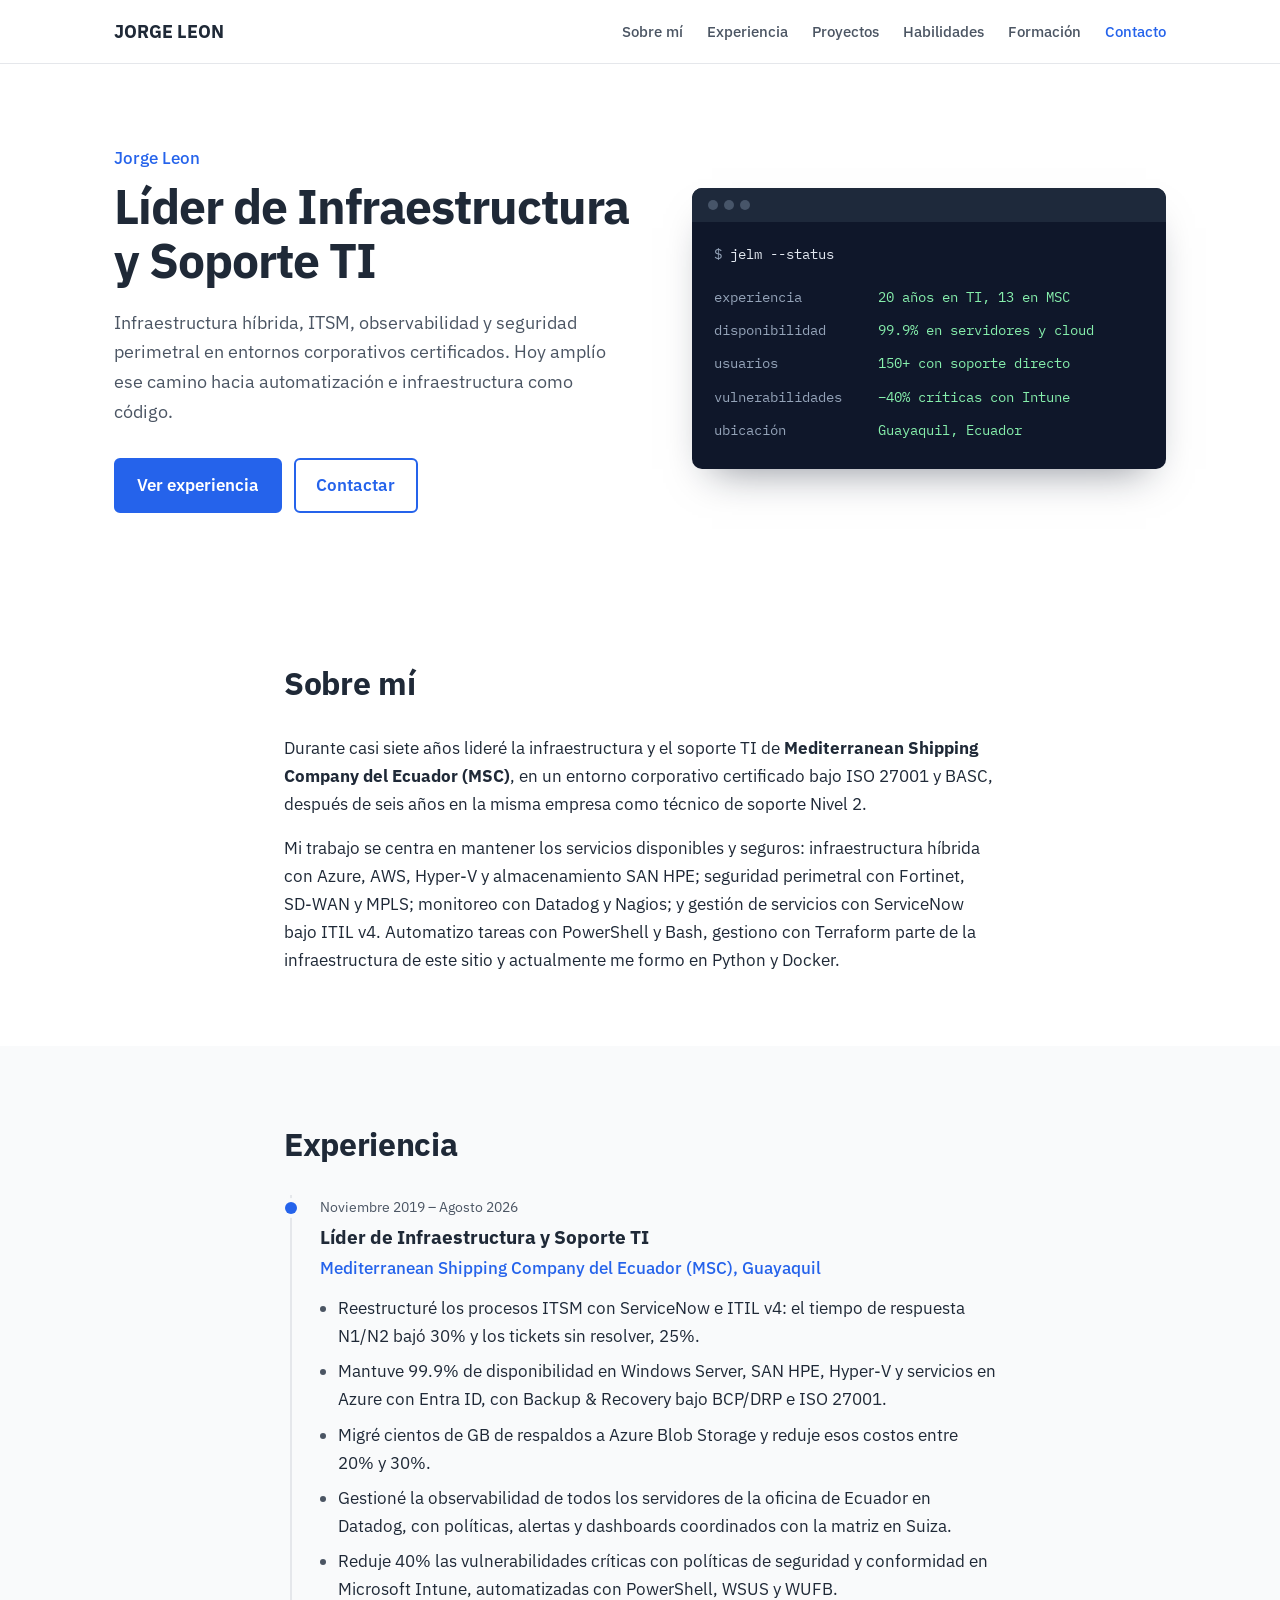
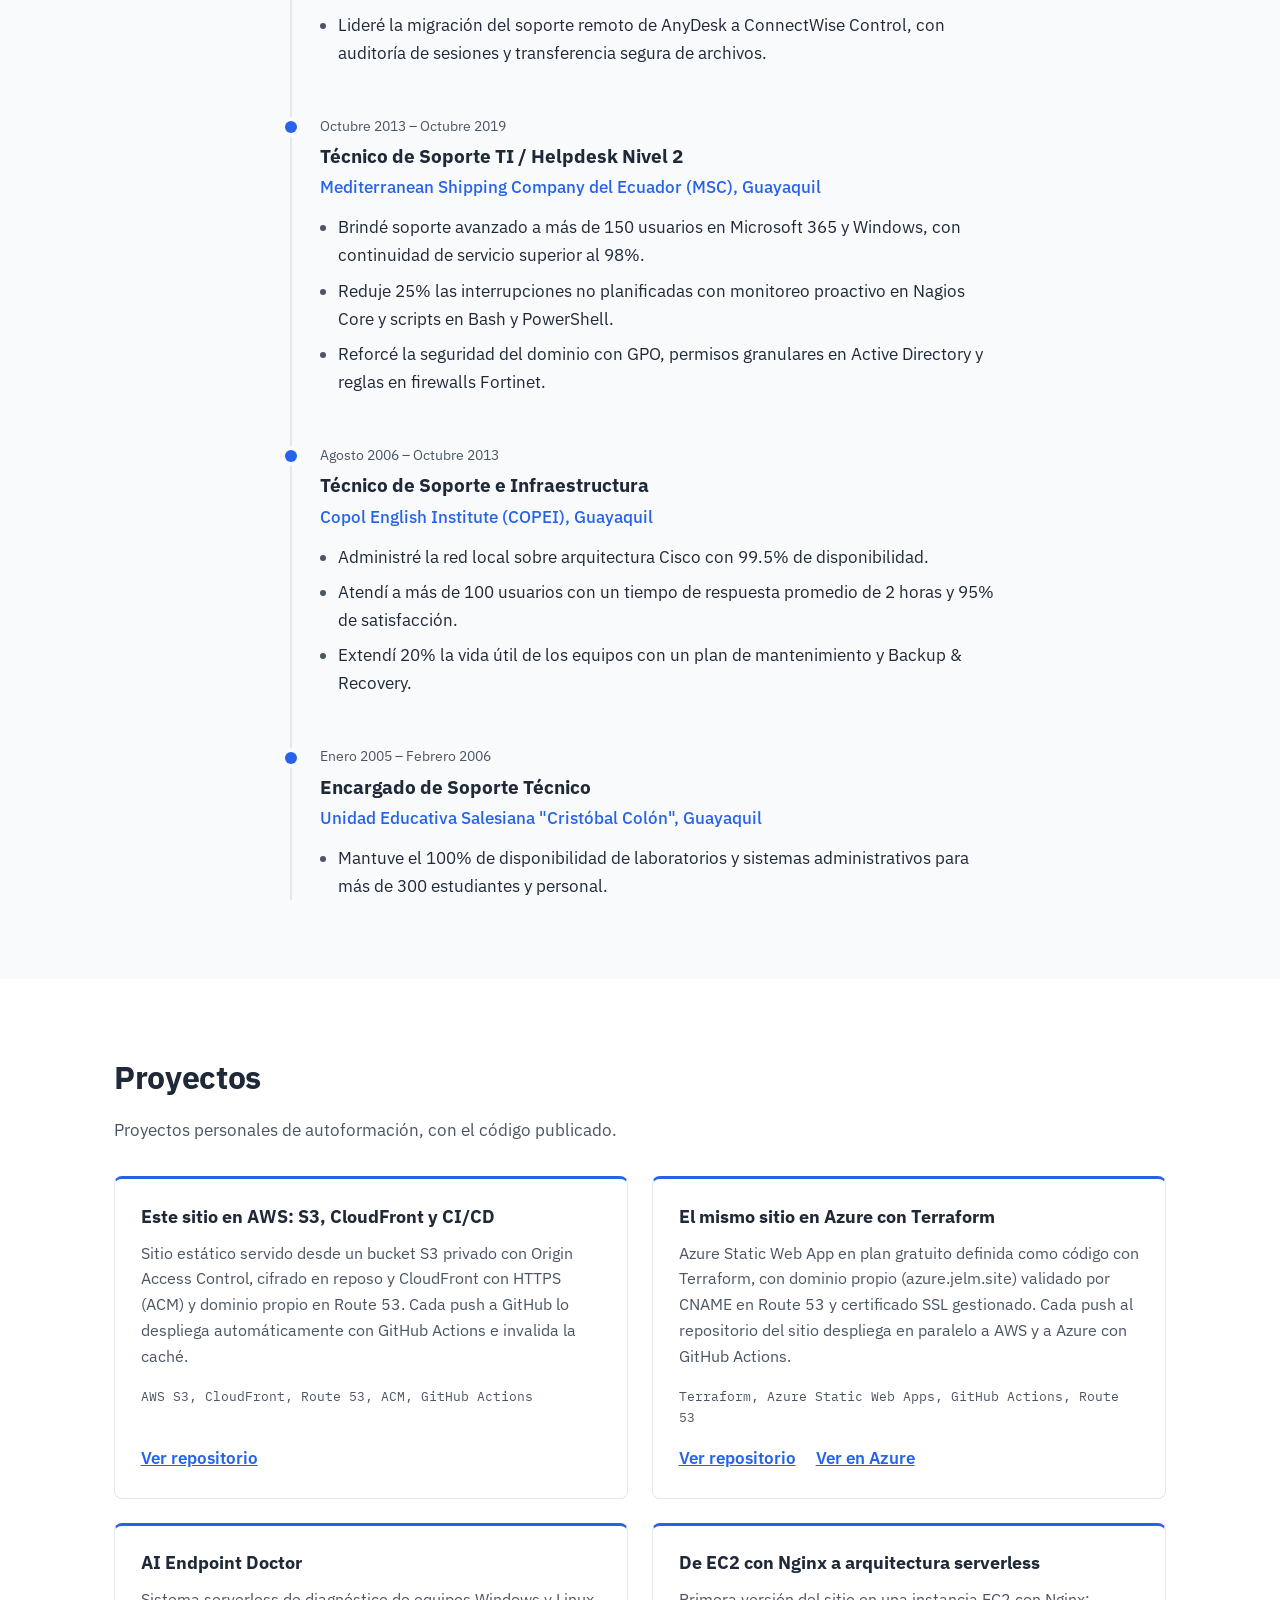
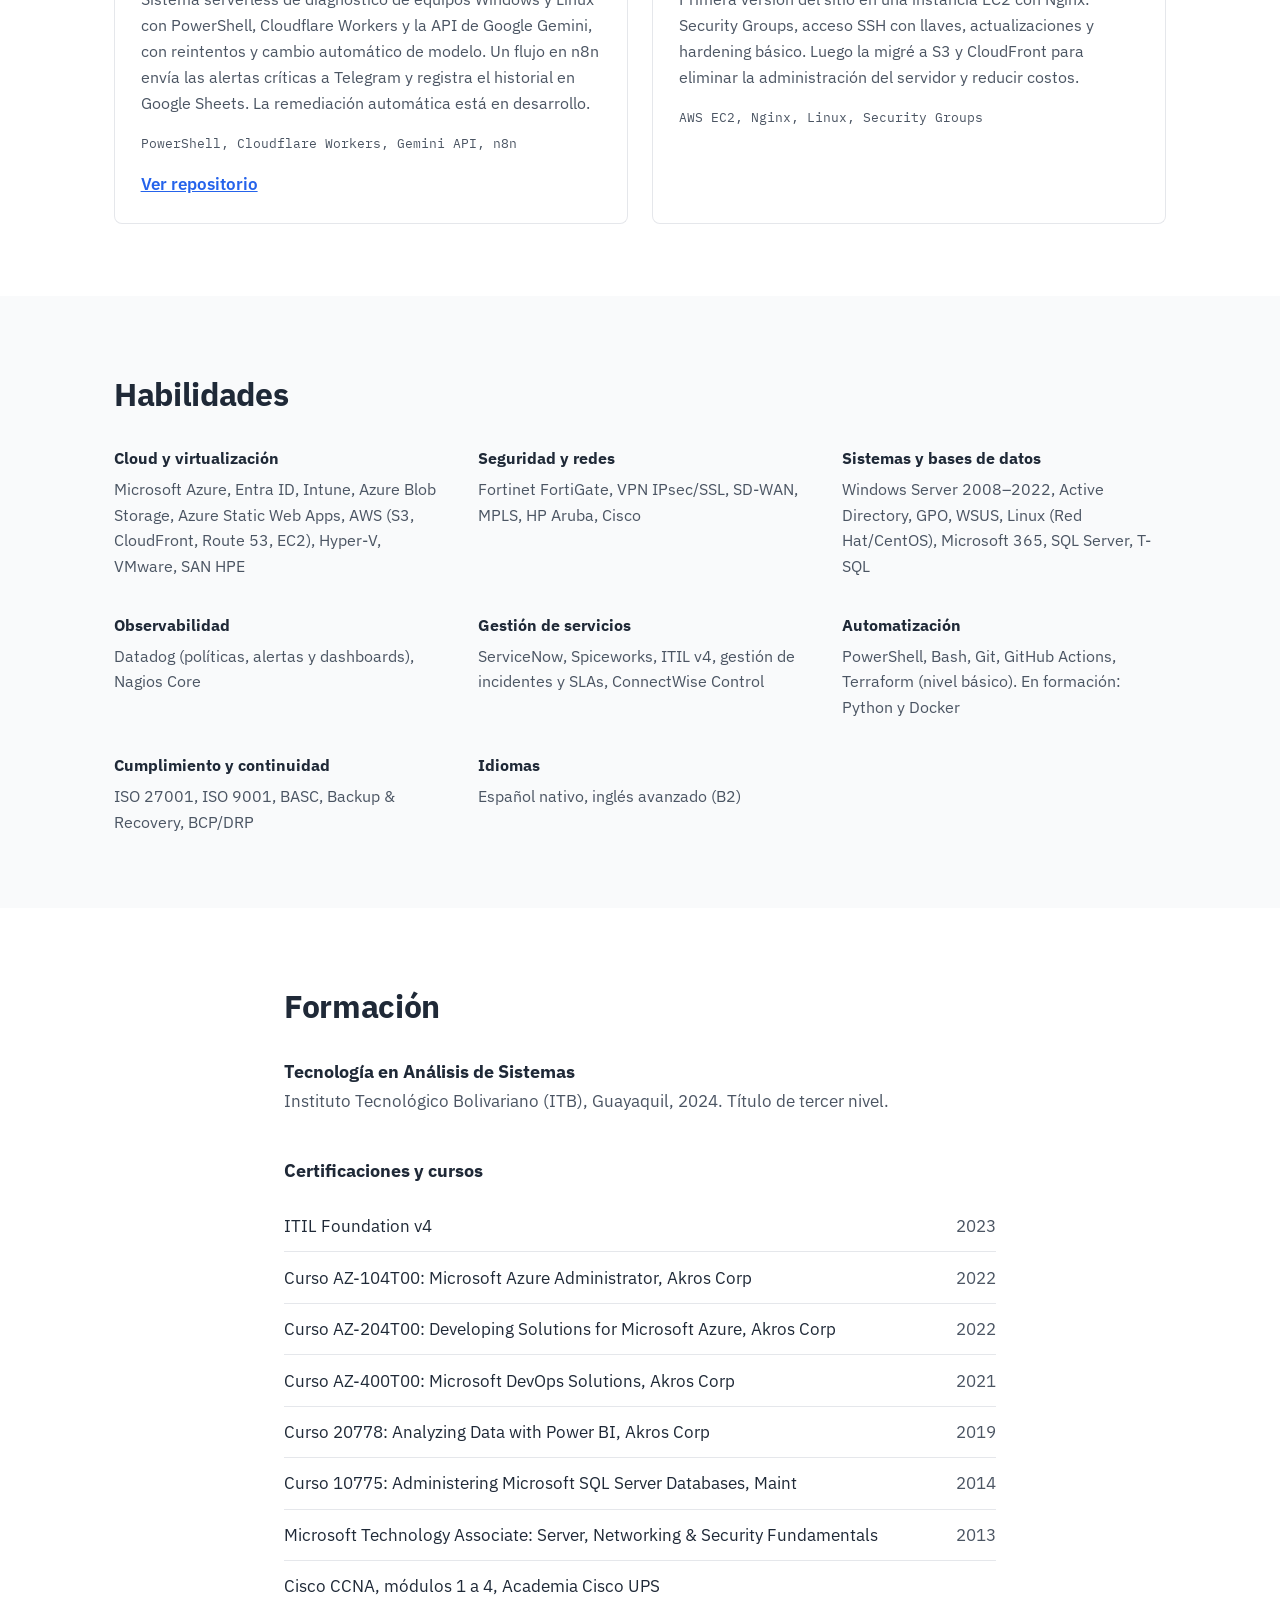
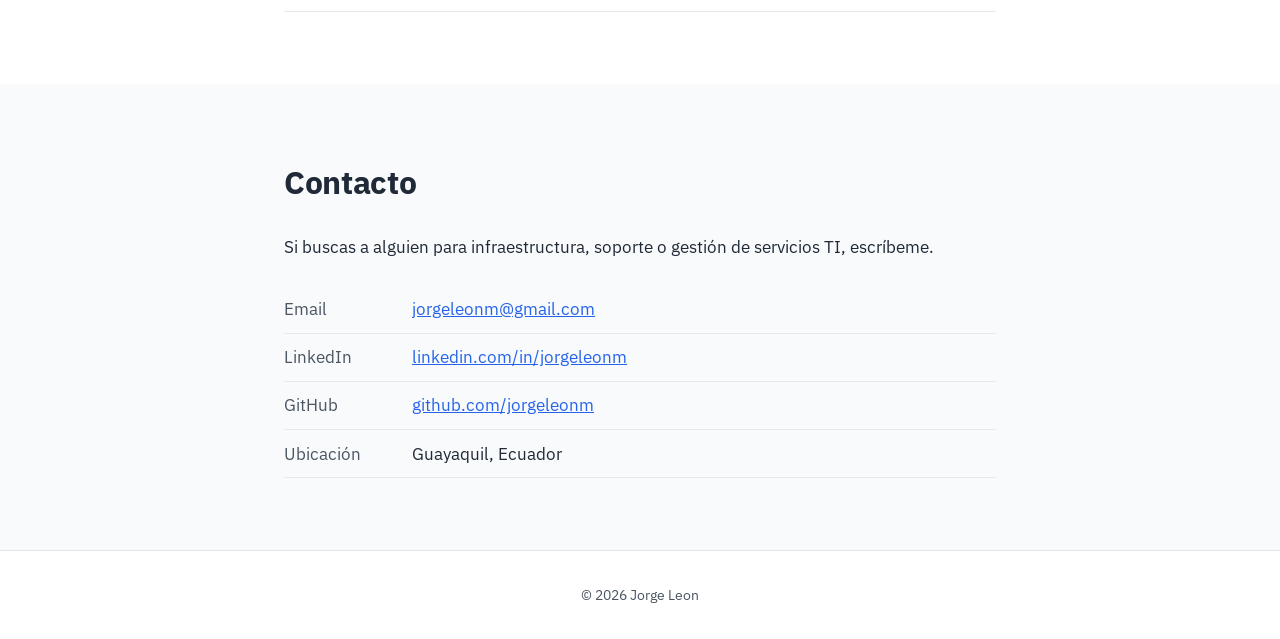
<file: index.html>
<!DOCTYPE html>
<html lang="es">
<head>
    <meta charset="UTF-8">
    <meta name="viewport" content="width=device-width, initial-scale=1.0">
    <title>JORGE LEON | Infraestructura y Soporte TI</title>
    <meta name="description" content="Jorge Leon: 20 años en TI, líder de Infraestructura y Soporte TI en MSC Ecuador. Infraestructura híbrida, ITSM, observabilidad y seguridad perimetral. Guayaquil, Ecuador.">
    <meta property="og:title" content="JORGE LEON | Infraestructura y Soporte TI">
    <meta property="og:description" content="20 años en TI. Infraestructura híbrida (Azure, AWS), ITSM con ServiceNow, observabilidad con Datadog y seguridad perimetral Fortinet.">
    <meta property="og:url" content="https://jelm.site">
    <meta property="og:type" content="website">
    <meta property="og:locale" content="es_EC">
    <link rel="icon" href="data:image/svg+xml,<svg xmlns='http://www.w3.org/2000/svg' viewBox='0 0 100 100'><text y='.9em' font-size='90'>🖥️</text></svg>">
    <link rel="preconnect" href="https://fonts.googleapis.com">
    <link rel="preconnect" href="https://fonts.gstatic.com" crossorigin>
    <link href="https://fonts.googleapis.com/css2?family=IBM+Plex+Mono:wght@400;500&family=IBM+Plex+Sans:wght@400;500;600;700&display=swap" rel="stylesheet">
    <link rel="stylesheet" href="styles.css">
</head>
<body>
    <header class="navbar">
        <div class="nav-inner">
            <a href="#inicio" class="logo">JORGE LEON</a>
            <button class="nav-toggle" aria-expanded="false" aria-controls="nav-menu" aria-label="Abrir menú">
                <span></span><span></span><span></span>
            </button>
            <nav id="nav-menu" class="nav-menu" aria-label="Secciones">
                <a href="#sobre-mi">Sobre mí</a>
                <a href="#experiencia">Experiencia</a>
                <a href="#proyectos">Proyectos</a>
                <a href="#habilidades">Habilidades</a>
                <a href="#formacion">Formación</a>
                <a href="#contacto">Contacto</a>
            </nav>
        </div>
    </header>

    <main>
        <!-- INICIO -->
        <section id="inicio" class="hero">
            <div class="container hero-grid">
                <div class="hero-text">
                    <p class="hero-name">Jorge Leon</p>
                    <h1>Líder de Infraestructura y Soporte TI</h1>
                    <p class="hero-sub">Infraestructura híbrida, ITSM, observabilidad y seguridad perimetral en entornos corporativos certificados. Hoy amplío ese camino hacia automatización e infraestructura como código.</p>
                    <div class="hero-actions">
                        <a href="#experiencia" class="btn btn-primary">Ver experiencia</a>
                        <a href="#contacto" class="btn btn-outline">Contactar</a>
                    </div>
                </div>

                <div class="status" aria-label="Resumen profesional">
                    <div class="status-bar" aria-hidden="true"><span></span><span></span><span></span></div>
                    <div class="status-body">
                        <p class="status-cmd" aria-hidden="true"><span class="prompt">$</span> jelm --status</p>
                        <dl>
                            <div><dt>experiencia</dt><dd>20 años en TI, 13 en MSC</dd></div>
                            <div><dt>disponibilidad</dt><dd>99.9% en servidores y cloud</dd></div>
                            <div><dt>usuarios</dt><dd>150+ con soporte directo</dd></div>
                            <div><dt>vulnerabilidades</dt><dd>−40% críticas con Intune</dd></div>
                            <div><dt>ubicación</dt><dd>Guayaquil, Ecuador</dd></div>
                        </dl>
                    </div>
                </div>
            </div>
        </section>

        <!-- SOBRE MÍ -->
        <section id="sobre-mi" class="section">
            <div class="container narrow">
                <h2>Sobre mí</h2>
                <p>Durante casi siete años lideré la infraestructura y el soporte TI de <strong>Mediterranean Shipping Company del Ecuador (MSC)</strong>, en un entorno corporativo certificado bajo ISO 27001 y BASC, después de seis años en la misma empresa como técnico de soporte Nivel 2.</p>
                <p>Mi trabajo se centra en mantener los servicios disponibles y seguros: infraestructura híbrida con Azure, AWS, Hyper-V y almacenamiento SAN HPE; seguridad perimetral con Fortinet, SD-WAN y MPLS; monitoreo con Datadog y Nagios; y gestión de servicios con ServiceNow bajo ITIL v4. Automatizo tareas con PowerShell y Bash, gestiono con Terraform parte de la infraestructura de este sitio y actualmente me formo en Python y Docker.</p>
            </div>
        </section>

        <!-- EXPERIENCIA -->
        <section id="experiencia" class="section section-alt">
            <div class="container narrow">
                <h2>Experiencia</h2>
                <ol class="timeline">
                    <li>
                        <p class="tl-date">Noviembre 2019 – Agosto 2026</p>
                        <h3>Líder de Infraestructura y Soporte TI</h3>
                        <p class="tl-org">Mediterranean Shipping Company del Ecuador (MSC), Guayaquil</p>
                        <ul>
                            <li>Reestructuré los procesos ITSM con ServiceNow e ITIL v4: el tiempo de respuesta N1/N2 bajó 30% y los tickets sin resolver, 25%.</li>
                            <li>Mantuve 99.9% de disponibilidad en Windows Server, SAN HPE, Hyper-V y servicios en Azure con Entra ID, con Backup &amp; Recovery bajo BCP/DRP e ISO 27001.</li>
                            <li>Migré cientos de GB de respaldos a Azure Blob Storage y reduje esos costos entre 20% y 30%.</li>
                            <li>Gestioné la observabilidad de todos los servidores de la oficina de Ecuador en Datadog, con políticas, alertas y dashboards coordinados con la matriz en Suiza.</li>
                            <li>Reduje 40% las vulnerabilidades críticas con políticas de seguridad y conformidad en Microsoft Intune, automatizadas con PowerShell, WSUS y WUFB.</li>
                            <li>Lideré la migración del soporte remoto de AnyDesk a ConnectWise Control, con auditoría de sesiones y transferencia segura de archivos.</li>
                        </ul>
                    </li>
                    <li>
                        <p class="tl-date">Octubre 2013 – Octubre 2019</p>
                        <h3>Técnico de Soporte TI / Helpdesk Nivel 2</h3>
                        <p class="tl-org">Mediterranean Shipping Company del Ecuador (MSC), Guayaquil</p>
                        <ul>
                            <li>Brindé soporte avanzado a más de 150 usuarios en Microsoft 365 y Windows, con continuidad de servicio superior al 98%.</li>
                            <li>Reduje 25% las interrupciones no planificadas con monitoreo proactivo en Nagios Core y scripts en Bash y PowerShell.</li>
                            <li>Reforcé la seguridad del dominio con GPO, permisos granulares en Active Directory y reglas en firewalls Fortinet.</li>
                        </ul>
                    </li>
                    <li>
                        <p class="tl-date">Agosto 2006 – Octubre 2013</p>
                        <h3>Técnico de Soporte e Infraestructura</h3>
                        <p class="tl-org">Copol English Institute (COPEI), Guayaquil</p>
                        <ul>
                            <li>Administré la red local sobre arquitectura Cisco con 99.5% de disponibilidad.</li>
                            <li>Atendí a más de 100 usuarios con un tiempo de respuesta promedio de 2 horas y 95% de satisfacción.</li>
                            <li>Extendí 20% la vida útil de los equipos con un plan de mantenimiento y Backup &amp; Recovery.</li>
                        </ul>
                    </li>
                    <li>
                        <p class="tl-date">Enero 2005 – Febrero 2006</p>
                        <h3>Encargado de Soporte Técnico</h3>
                        <p class="tl-org">Unidad Educativa Salesiana "Cristóbal Colón", Guayaquil</p>
                        <ul>
                            <li>Mantuve el 100% de disponibilidad de laboratorios y sistemas administrativos para más de 300 estudiantes y personal.</li>
                        </ul>
                    </li>
                </ol>
            </div>
        </section>

        <!-- PROYECTOS -->
        <section id="proyectos" class="section">
            <div class="container">
                <h2>Proyectos</h2>
                <p class="section-intro">Proyectos personales de autoformación, con el código publicado.</p>
                <div class="projects">
                    <article class="project">
                        <h3>Este sitio en AWS: S3, CloudFront y CI/CD</h3>
                        <p>Sitio estático servido desde un bucket S3 privado con Origin Access Control, cifrado en reposo y CloudFront con HTTPS (ACM) y dominio propio en Route 53. Cada push a GitHub lo despliega automáticamente con GitHub Actions e invalida la caché.</p>
                        <p class="tags">AWS S3, CloudFront, Route 53, ACM, GitHub Actions</p>
                        <a href="https://github.com/jorgeleonm/portfolio" target="_blank" rel="noopener noreferrer">Ver repositorio</a>
                    </article>
                    <article class="project">
                        <h3>El mismo sitio en Azure con Terraform</h3>
                        <p>Azure Static Web App en plan gratuito definida como código con Terraform, con dominio propio (azure.jelm.site) validado por CNAME en Route 53 y certificado SSL gestionado. Cada push al repositorio del sitio despliega en paralelo a AWS y a Azure con GitHub Actions.</p>
                        <p class="tags">Terraform, Azure Static Web Apps, GitHub Actions, Route 53</p>
                        <div class="project-links">
                            <a href="https://github.com/jorgeleonm/azure-static-site-terraform" target="_blank" rel="noopener noreferrer">Ver repositorio</a>
                            <a href="https://azure.jelm.site" target="_blank" rel="noopener noreferrer">Ver en Azure</a>
                        </div>
                    </article>
                    <article class="project">
                        <h3>AI Endpoint Doctor</h3>
                        <p>Sistema serverless de diagnóstico de equipos Windows y Linux con PowerShell, Cloudflare Workers y la API de Google Gemini, con reintentos y cambio automático de modelo. Un flujo en n8n envía las alertas críticas a Telegram y registra el historial en Google Sheets. La remediación automática está en desarrollo.</p>
                        <p class="tags">PowerShell, Cloudflare Workers, Gemini API, n8n</p>
                        <a href="https://github.com/jorgeleonm/ai-endpoint-doctor" target="_blank" rel="noopener noreferrer">Ver repositorio</a>
                    </article>
                    <article class="project">
                        <h3>De EC2 con Nginx a arquitectura serverless</h3>
                        <p>Primera versión del sitio en una instancia EC2 con Nginx: Security Groups, acceso SSH con llaves, actualizaciones y hardening básico. Luego la migré a S3 y CloudFront para eliminar la administración del servidor y reducir costos.</p>
                        <p class="tags">AWS EC2, Nginx, Linux, Security Groups</p>
                    </article>
                </div>
            </div>
        </section>

        <!-- HABILIDADES -->
        <section id="habilidades" class="section section-alt">
            <div class="container">
                <h2>Habilidades</h2>
                <div class="skills">
                    <div class="skill-group">
                        <h3>Cloud y virtualización</h3>
                        <p>Microsoft Azure, Entra ID, Intune, Azure Blob Storage, Azure Static Web Apps, AWS (S3, CloudFront, Route 53, EC2), Hyper-V, VMware, SAN HPE</p>
                    </div>
                    <div class="skill-group">
                        <h3>Seguridad y redes</h3>
                        <p>Fortinet FortiGate, VPN IPsec/SSL, SD-WAN, MPLS, HP Aruba, Cisco</p>
                    </div>
                    <div class="skill-group">
                        <h3>Sistemas y bases de datos</h3>
                        <p>Windows Server 2008–2022, Active Directory, GPO, WSUS, Linux (Red Hat/CentOS), Microsoft 365, SQL Server, T-SQL</p>
                    </div>
                    <div class="skill-group">
                        <h3>Observabilidad</h3>
                        <p>Datadog (políticas, alertas y dashboards), Nagios Core</p>
                    </div>
                    <div class="skill-group">
                        <h3>Gestión de servicios</h3>
                        <p>ServiceNow, Spiceworks, ITIL v4, gestión de incidentes y SLAs, ConnectWise Control</p>
                    </div>
                    <div class="skill-group">
                        <h3>Automatización</h3>
                        <p>PowerShell, Bash, Git, GitHub Actions, Terraform (nivel básico). En formación: Python y Docker</p>
                    </div>
                    <div class="skill-group">
                        <h3>Cumplimiento y continuidad</h3>
                        <p>ISO 27001, ISO 9001, BASC, Backup &amp; Recovery, BCP/DRP</p>
                    </div>
                    <div class="skill-group">
                        <h3>Idiomas</h3>
                        <p>Español nativo, inglés avanzado (B2)</p>
                    </div>
                </div>
            </div>
        </section>

        <!-- FORMACIÓN -->
        <section id="formacion" class="section">
            <div class="container narrow">
                <h2>Formación</h2>
                <div class="edu">
                    <h3>Tecnología en Análisis de Sistemas</h3>
                    <p>Instituto Tecnológico Bolivariano (ITB), Guayaquil, 2024. Título de tercer nivel.</p>
                </div>
                <h3 class="sub-heading">Certificaciones y cursos</h3>
                <ul class="courses">
                    <li><span>ITIL Foundation v4</span><span>2023</span></li>
                    <li><span>Curso AZ-104T00: Microsoft Azure Administrator, Akros Corp</span><span>2022</span></li>
                    <li><span>Curso AZ-204T00: Developing Solutions for Microsoft Azure, Akros Corp</span><span>2022</span></li>
                    <li><span>Curso AZ-400T00: Microsoft DevOps Solutions, Akros Corp</span><span>2021</span></li>
                    <li><span>Curso 20778: Analyzing Data with Power BI, Akros Corp</span><span>2019</span></li>
                    <li><span>Curso 10775: Administering Microsoft SQL Server Databases, Maint</span><span>2014</span></li>
                    <li><span>Microsoft Technology Associate: Server, Networking &amp; Security Fundamentals</span><span>2013</span></li>
                    <li><span>Cisco CCNA, módulos 1 a 4, Academia Cisco UPS</span><span></span></li>
                </ul>
            </div>
        </section>

        <!-- CONTACTO -->
        <section id="contacto" class="section section-alt">
            <div class="container narrow">
                <h2>Contacto</h2>
                <p>Si buscas a alguien para infraestructura, soporte o gestión de servicios TI, escríbeme.</p>
                <ul class="contact">
                    <li><span class="c-label">Email</span><a href="mailto:jorgeleonm@gmail.com">jorgeleonm@gmail.com</a></li>
                    <li><span class="c-label">LinkedIn</span><a href="https://linkedin.com/in/jorgeleonm" target="_blank" rel="noopener noreferrer">linkedin.com/in/jorgeleonm</a></li>
                    <li><span class="c-label">GitHub</span><a href="https://github.com/jorgeleonm" target="_blank" rel="noopener noreferrer">github.com/jorgeleonm</a></li>
                    <li><span class="c-label">Ubicación</span><span>Guayaquil, Ecuador</span></li>
                </ul>
            </div>
        </section>
    </main>

    <footer class="footer">
        <p>© <span id="year">2026</span> Jorge Leon</p>
    </footer>

    <script src="script.js"></script>
</body>
</html>
</file>
<file: styles.css>
:root {
    --primary-color: #2563eb;
    --secondary-color: #1e40af;
    --text-color: #1f2937;
    --muted-color: #4b5563;
    --light-bg: #f9fafb;
    --bg: #ffffff;
    --border: #e5e7eb;
    --term-bg: #0f172a;
    --term-text: #e2e8f0;
    --term-dim: #94a3b8;
    --term-ok: #86efac;
    --font-sans: "IBM Plex Sans", system-ui, -apple-system, "Segoe UI", Roboto, sans-serif;
    --font-mono: "IBM Plex Mono", ui-monospace, "Cascadia Code", Consolas, monospace;
    --nav-h: 64px;
}

@media (prefers-color-scheme: dark) {
    :root {
        --primary-color: #60a5fa;
        --secondary-color: #93c5fd;
        --text-color: #e5e7eb;
        --muted-color: #9ca3af;
        --light-bg: #111827;
        --bg: #0b1220;
        --border: #1f2937;
    }
}

* { box-sizing: border-box; margin: 0; padding: 0; }

html { scroll-behavior: smooth; scroll-padding-top: var(--nav-h); }

@media (prefers-reduced-motion: reduce) {
    html { scroll-behavior: auto; }
}

body {
    font-family: var(--font-sans);
    font-size: 1.0625rem;
    line-height: 1.65;
    color: var(--text-color);
    background: var(--bg);
}

a { color: var(--primary-color); }
a:hover { color: var(--secondary-color); }
a:focus-visible, button:focus-visible {
    outline: 3px solid var(--primary-color);
    outline-offset: 3px;
    border-radius: 4px;
}

.container { max-width: 1100px; margin: 0 auto; padding: 0 1.5rem; }
.container.narrow { max-width: 760px; }

/* ---------- Navegación ---------- */
.navbar {
    position: sticky;
    top: 0;
    z-index: 10;
    height: var(--nav-h);
    background: var(--bg);
    border-bottom: 1px solid var(--border);
}

.nav-inner {
    max-width: 1100px;
    height: 100%;
    margin: 0 auto;
    padding: 0 1.5rem;
    display: flex;
    align-items: center;
    justify-content: space-between;
}

.logo {
    font-weight: 700;
    font-size: 1.1rem;
    color: var(--text-color);
    text-decoration: none;
}

.nav-menu { display: flex; gap: 1.5rem; }

.nav-menu a {
    color: var(--muted-color);
    text-decoration: none;
    font-weight: 500;
    font-size: 0.95rem;
}

.nav-menu a:hover, .nav-menu a.active { color: var(--primary-color); }

.nav-toggle {
    display: none;
    background: none;
    border: 0;
    padding: 0.5rem;
    cursor: pointer;
}

.nav-toggle span {
    display: block;
    width: 22px;
    height: 2px;
    margin: 5px 0;
    background: var(--text-color);
}

@media (max-width: 820px) {
    .nav-toggle { display: block; }

    .nav-menu {
        display: none;
        position: absolute;
        top: var(--nav-h);
        left: 0;
        right: 0;
        flex-direction: column;
        gap: 0;
        background: var(--bg);
        border-bottom: 1px solid var(--border);
        padding: 0.5rem 1.5rem 1rem;
    }

    .nav-menu.open { display: flex; }
    .nav-menu a { padding: 0.65rem 0; }
}

/* ---------- Inicio ---------- */
.hero { padding: 5rem 0 4.5rem; }

.hero-grid {
    display: grid;
    grid-template-columns: 1.1fr 1fr;
    gap: 3.5rem;
    align-items: center;
}

.hero-name {
    font-weight: 500;
    color: var(--primary-color);
    margin-bottom: 0.5rem;
}

.hero h1 {
    font-size: clamp(2rem, 4.5vw, 3rem);
    line-height: 1.12;
    letter-spacing: -0.02em;
    margin-bottom: 1.25rem;
}

.hero-sub {
    color: var(--muted-color);
    font-size: 1.125rem;
    max-width: 34rem;
    margin-bottom: 2rem;
}

.hero-actions { display: flex; flex-wrap: wrap; gap: 0.75rem; }

.btn {
    display: inline-block;
    padding: 0.7rem 1.3rem;
    border-radius: 6px;
    font-weight: 600;
    text-decoration: none;
    border: 2px solid var(--primary-color);
}

.btn-primary { background: var(--primary-color); color: #fff; }
.btn-primary:hover { background: var(--secondary-color); border-color: var(--secondary-color); color: #fff; }
.btn-outline { color: var(--primary-color); }
.btn-outline:hover { border-color: var(--secondary-color); }

@media (prefers-color-scheme: dark) {
    .btn-primary, .btn-primary:hover { color: #0b1220; }
}

/* Panel de estado */
.status {
    background: var(--term-bg);
    color: var(--term-text);
    border-radius: 10px;
    overflow: hidden;
    font-family: var(--font-mono);
    font-size: 0.9rem;
    box-shadow: 0 20px 40px -20px rgba(15, 23, 42, 0.5);
}

.status-bar {
    display: flex;
    gap: 6px;
    padding: 0.75rem 1rem;
    background: #1e293b;
}

.status-bar span {
    width: 10px;
    height: 10px;
    border-radius: 50%;
    background: #475569;
}

.status-body { padding: 1.25rem 1.4rem 1.4rem; }

.status-cmd { margin-bottom: 0.9rem; }
.status-cmd .prompt { color: var(--term-dim); }

.status dl div {
    display: grid;
    grid-template-columns: 9.5rem 1fr;
    gap: 0.75rem;
    padding: 0.3rem 0;
}

.status dt { color: var(--term-dim); }
.status dd { color: var(--term-ok); }

@media (max-width: 820px) {
    .hero { padding: 3rem 0; }
    .hero-grid { grid-template-columns: 1fr; gap: 2.5rem; }
}

@media (max-width: 420px) {
    .status dl div { grid-template-columns: 1fr; gap: 0; padding: 0.4rem 0; }
}

/* ---------- Secciones ---------- */
.section { padding: 4.5rem 0; }
.section-alt { background: var(--light-bg); }

.section h2 {
    font-size: clamp(1.6rem, 3vw, 2rem);
    letter-spacing: -0.01em;
    margin-bottom: 1.5rem;
}

.section p + p { margin-top: 1rem; }

.section-intro { color: var(--muted-color); margin: -0.75rem 0 2rem; }

/* Línea de tiempo */
.timeline { list-style: none; border-left: 2px solid var(--border); margin-left: 0.4rem; }

.timeline > li { position: relative; padding: 0 0 2.5rem 1.75rem; }
.timeline > li:last-child { padding-bottom: 0; }

.timeline > li::before {
    content: "";
    position: absolute;
    left: -7px;
    top: 0.45rem;
    width: 12px;
    height: 12px;
    border-radius: 50%;
    background: var(--primary-color);
    box-shadow: 0 0 0 4px var(--light-bg);
}

.tl-date { font-size: 0.9rem; color: var(--muted-color); }
.timeline h3 { font-size: 1.2rem; margin-top: 0.15rem; }
.tl-org { color: var(--primary-color); font-weight: 500; margin: 0.1rem 0 0.75rem; }

.timeline ul { list-style: disc; padding-left: 1.1rem; }
.timeline ul li { margin-bottom: 0.45rem; }
.timeline ul li::marker { color: var(--muted-color); }

/* Proyectos */
.projects {
    display: grid;
    grid-template-columns: repeat(auto-fit, minmax(min(100%, 420px), 1fr));
    gap: 1.5rem;
}

.project {
    display: flex;
    flex-direction: column;
    padding: 1.6rem;
    border: 1px solid var(--border);
    border-top: 3px solid var(--primary-color);
    border-radius: 8px;
    background: var(--bg);
}

.project h3 { font-size: 1.15rem; margin-bottom: 0.75rem; line-height: 1.3; }
.project p { color: var(--muted-color); font-size: 0.98rem; }
.project .tags { font-family: var(--font-mono); font-size: 0.8rem; margin-top: 1rem; }
.project a { margin-top: auto; padding-top: 1rem; font-weight: 600; }

/* Habilidades */
.skills {
    display: grid;
    grid-template-columns: repeat(auto-fit, minmax(240px, 1fr));
    gap: 2rem 2.5rem;
}

.skill-group h3 { font-size: 1rem; margin-bottom: 0.35rem; }
.skill-group p { color: var(--muted-color); font-size: 0.97rem; }

/* Formación */
.edu h3 { font-size: 1.15rem; }
.edu p { color: var(--muted-color); }

.sub-heading { font-size: 1.15rem; margin: 2.5rem 0 1rem; }

.courses { list-style: none; }

.courses li {
    display: flex;
    justify-content: space-between;
    gap: 1rem;
    padding: 0.7rem 0;
    border-bottom: 1px solid var(--border);
}

.courses li span:last-child { color: var(--muted-color); white-space: nowrap; }

/* Contacto */
.contact { list-style: none; margin-top: 1.5rem; }

.contact li {
    display: grid;
    grid-template-columns: 7rem 1fr;
    gap: 1rem;
    padding: 0.6rem 0;
    border-bottom: 1px solid var(--border);
}

.c-label { color: var(--muted-color); }
.contact a { word-break: break-word; }

/* Pie */
.footer {
    padding: 2rem 1.5rem;
    text-align: center;
    color: var(--muted-color);
    font-size: 0.9rem;
    border-top: 1px solid var(--border);
}

/* Proyectos con más de un enlace */
.project-links { margin-top: auto; padding-top: 1rem; display: flex; flex-wrap: wrap; gap: 1.25rem; }
.project-links a { margin-top: 0; padding-top: 0; }
</file>
